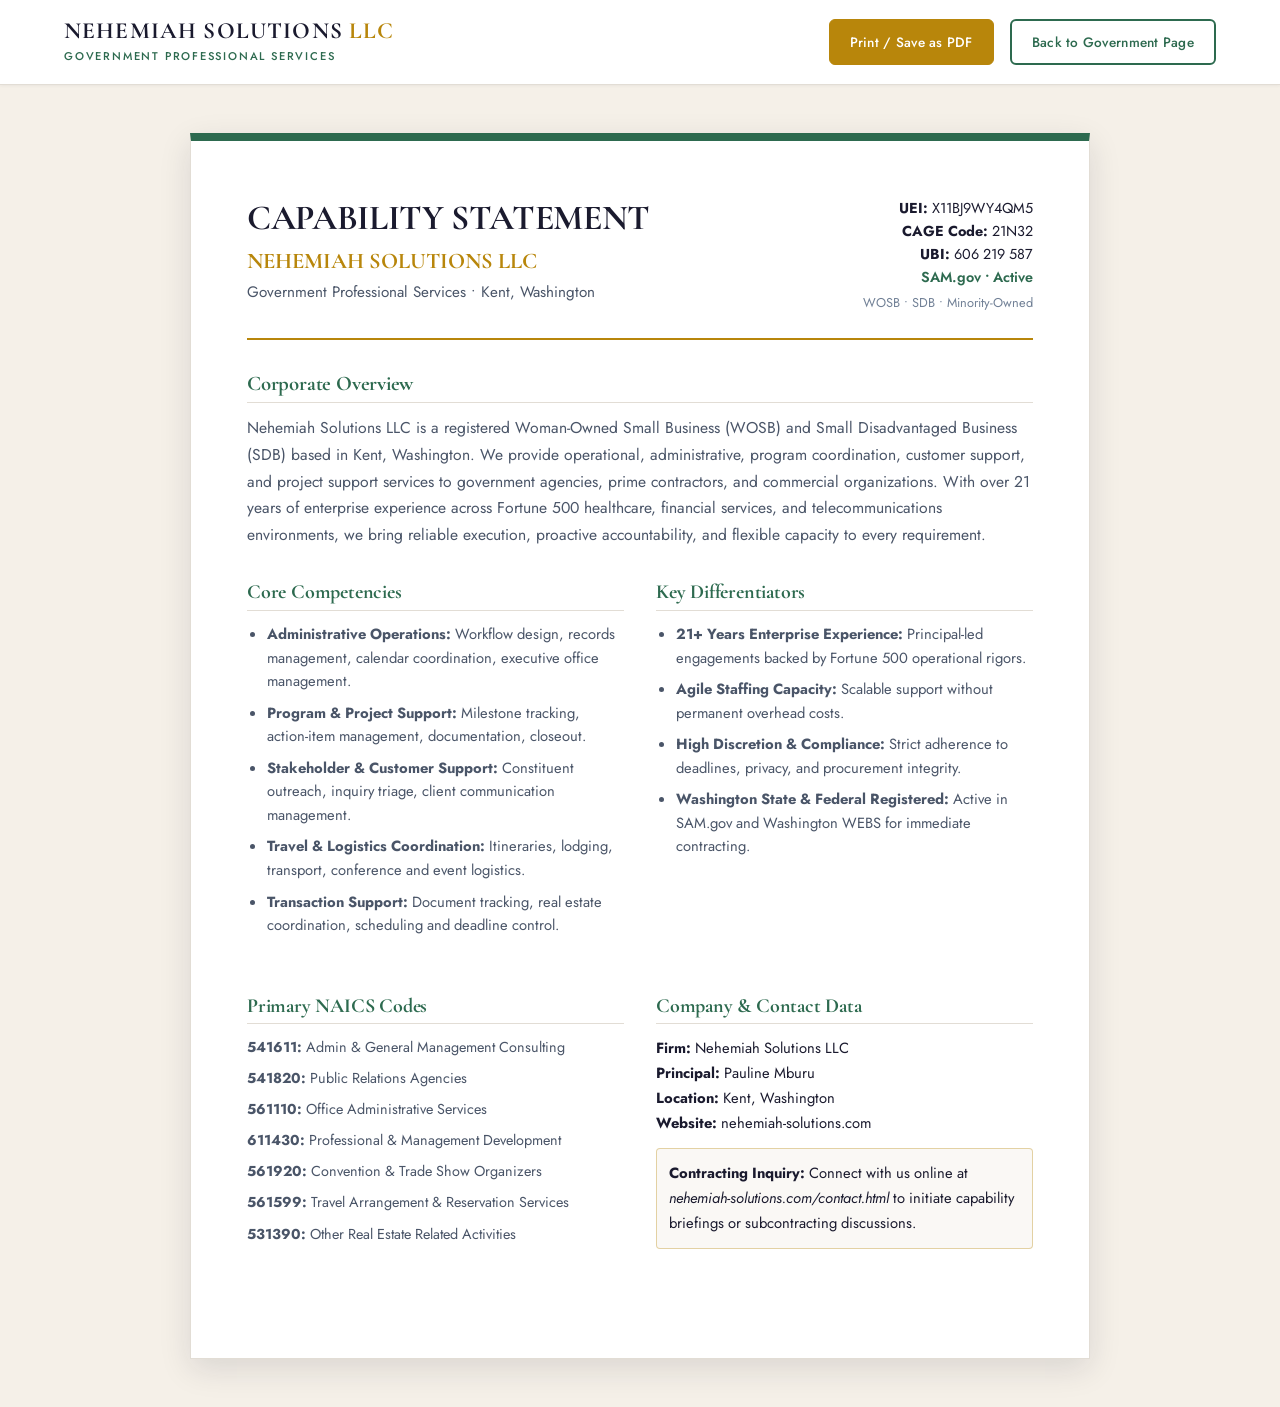
<file: capability-statement.html>
<!DOCTYPE html>
<html lang="en">
<head>
  <meta charset="UTF-8">
  <meta name="viewport" content="width=device-width, initial-scale=1.0">
  <title>Capability Statement | Nehemiah Solutions LLC</title>
  <link rel="stylesheet" href="css/style.css">
  <style>
    @media print {
      body { background: #fff !important; }
      .site-header, .site-footer, .print-btn-bar { display: none !important; }
      .capability-sheet { box-shadow: none !important; border: none !important; margin: 0 !important; width: 100% !important; padding: 0 !important; }
    }
    .capability-sheet {
      background: #FFFFFF;
      max-width: 900px;
      margin: 3rem auto;
      padding: 3.5rem;
      border: 1px solid var(--border-color);
      box-shadow: var(--shadow-lg);
      border-top: 8px solid var(--primary);
      position: relative;
    }
    .cap-header {
      display: flex;
      justify-content: space-between;
      align-items: flex-start;
      border-bottom: 2px solid var(--accent);
      padding-bottom: 1.5rem;
      margin-bottom: 2rem;
    }
    .cap-grid-2 {
      display: grid;
      grid-template-columns: 1fr 1fr;
      gap: 2rem;
      margin-bottom: 2rem;
    }
    .cap-block h3 {
      font-size: 1.25rem;
      color: var(--primary);
      border-bottom: 1px solid var(--border-color);
      padding-bottom: 0.35rem;
      margin-bottom: 0.75rem;
    }
  </style>
</head>
<body style="background-color: var(--bg-cream);">

  <!-- Site Header -->
  <header class="site-header">
    <div class="container">
      <div class="header-inner">
        <a href="index.html" class="logo">
          <span class="logo-text">Nehemiah Solutions <span>LLC</span></span>
          <span class="logo-sub">Government Professional Services</span>
        </a>
        <div class="print-btn-bar" style="display: flex; gap: 1rem;">
          <button onclick="window.print()" class="btn btn-gold" style="padding: 0.6rem 1.25rem; font-size: 0.85rem;">
            Print / Save as PDF
          </button>
          <a href="government.html" class="btn btn-secondary" style="padding: 0.6rem 1.25rem; font-size: 0.85rem;">
            Back to Government Page
          </a>
        </div>
      </div>
    </div>
  </header>

  <div class="capability-sheet">
    <div class="cap-header">
      <div>
        <h1 style="font-size: 2.2rem; margin-bottom: 0.25rem; color: var(--navy);">CAPABILITY STATEMENT</h1>
        <div style="font-family: var(--font-heading); font-size: 1.4rem; color: var(--accent); font-weight: 700;">
          NEHEMIAH SOLUTIONS LLC
        </div>
        <p style="font-size: 0.95rem; color: var(--text-secondary); margin-bottom: 0;">
          Government Professional Services &bull; Kent, Washington
        </p>
      </div>
      <div style="text-align: right; font-size: 0.9rem; line-height: 1.6;">
        <div><strong>UEI:</strong> X11BJ9WY4QM5</div>
        <div><strong>CAGE Code:</strong> 21N32</div>
        <div><strong>UBI:</strong> 606 219 587</div>
        <div style="color: var(--primary); font-weight: 600;">SAM.gov &bull; Active</div>
        <div style="font-size: 0.8rem; color: var(--text-muted); margin-top: 4px;">WOSB &bull; SDB &bull; Minority-Owned</div>
      </div>
    </div>

    <!-- Corporate Overview -->
    <div style="margin-bottom: 2rem;">
      <h3 style="font-size: 1.3rem; color: var(--primary); border-bottom: 1px solid var(--border-color); padding-bottom: 0.35rem; margin-bottom: 0.75rem;">
        Corporate Overview
      </h3>
      <p style="font-size: 0.98rem; line-height: 1.7;">
        Nehemiah Solutions LLC is a registered Woman-Owned Small Business (WOSB) and Small Disadvantaged Business (SDB) based in Kent, Washington. We provide operational, administrative, program coordination, customer support, and project support services to government agencies, prime contractors, and commercial organizations. With over 21 years of enterprise experience across Fortune 500 healthcare, financial services, and telecommunications environments, we bring reliable execution, proactive accountability, and flexible capacity to every requirement.
      </p>
    </div>

    <!-- Core Competencies & Differentiators -->
    <div class="cap-grid-2">
      <div class="cap-block">
        <h3>Core Competencies</h3>
        <ul style="font-size: 0.92rem; padding-left: 1.25rem; line-height: 1.6;">
          <li><strong>Administrative Operations:</strong> Workflow design, records management, calendar coordination, executive office management.</li>
          <li><strong>Program &amp; Project Support:</strong> Milestone tracking, action-item management, documentation, closeout.</li>
          <li><strong>Stakeholder &amp; Customer Support:</strong> Constituent outreach, inquiry triage, client communication management.</li>
          <li><strong>Travel &amp; Logistics Coordination:</strong> Itineraries, lodging, transport, conference and event logistics.</li>
          <li><strong>Transaction Support:</strong> Document tracking, real estate coordination, scheduling and deadline control.</li>
        </ul>
      </div>

      <div class="cap-block">
        <h3>Key Differentiators</h3>
        <ul style="font-size: 0.92rem; padding-left: 1.25rem; line-height: 1.6;">
          <li><strong>21+ Years Enterprise Experience:</strong> Principal-led engagements backed by Fortune 500 operational rigors.</li>
          <li><strong>Agile Staffing Capacity:</strong> Scalable support without permanent overhead costs.</li>
          <li><strong>High Discretion &amp; Compliance:</strong> Strict adherence to deadlines, privacy, and procurement integrity.</li>
          <li><strong>Washington State &amp; Federal Registered:</strong> Active in SAM.gov and Washington WEBS for immediate contracting.</li>
        </ul>
      </div>
    </div>

    <!-- NAICS Codes & Contact Box -->
    <div class="cap-grid-2">
      <div class="cap-block">
        <h3>Primary NAICS Codes</h3>
        <ul style="list-style: none; padding: 0; font-size: 0.9rem; line-height: 1.6;">
          <li><strong>541611:</strong> Admin &amp; General Management Consulting</li>
          <li><strong>541820:</strong> Public Relations Agencies</li>
          <li><strong>561110:</strong> Office Administrative Services</li>
          <li><strong>611430:</strong> Professional &amp; Management Development</li>
          <li><strong>561920:</strong> Convention &amp; Trade Show Organizers</li>
          <li><strong>561599:</strong> Travel Arrangement &amp; Reservation Services</li>
          <li><strong>531390:</strong> Other Real Estate Related Activities</li>
        </ul>
      </div>

      <div class="cap-block">
        <h3>Company &amp; Contact Data</h3>
        <div style="font-size: 0.92rem; line-height: 1.7;">
          <div><strong>Firm:</strong> Nehemiah Solutions LLC</div>
          <div><strong>Principal:</strong> Pauline Mburu</div>
          <div><strong>Location:</strong> Kent, Washington</div>
          <div><strong>Website:</strong> nehemiah-solutions.com</div>
          <div style="margin-top: 0.75rem; padding: 0.75rem; background: var(--bg-cream-light); border-radius: var(--radius-sm); border: 1px solid var(--border-gold);">
            <strong>Contracting Inquiry:</strong> Connect with us online at <em>nehemiah-solutions.com/contact.html</em> to initiate capability briefings or subcontracting discussions.
          </div>
        </div>
      </div>
    </div>
  </div>

  <script src="js/main.js"></script>
</body>
</html>
</file>
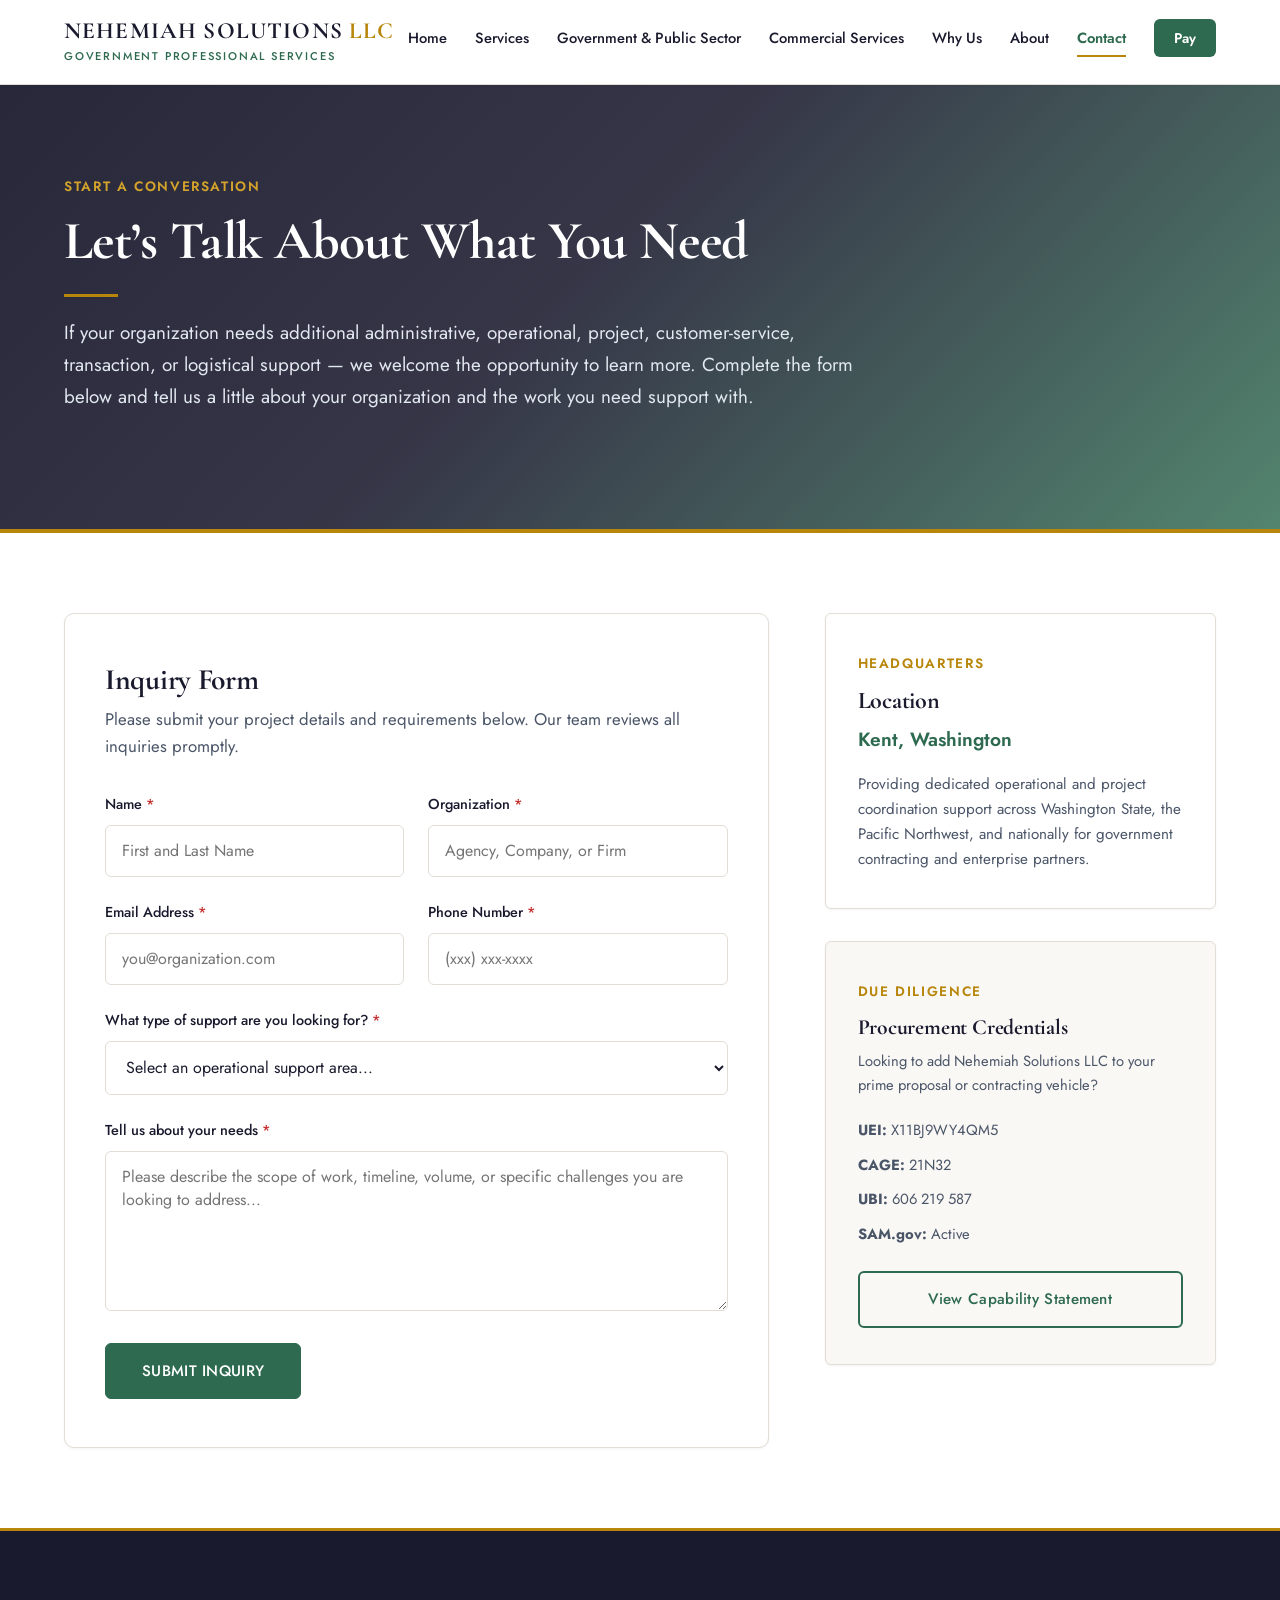
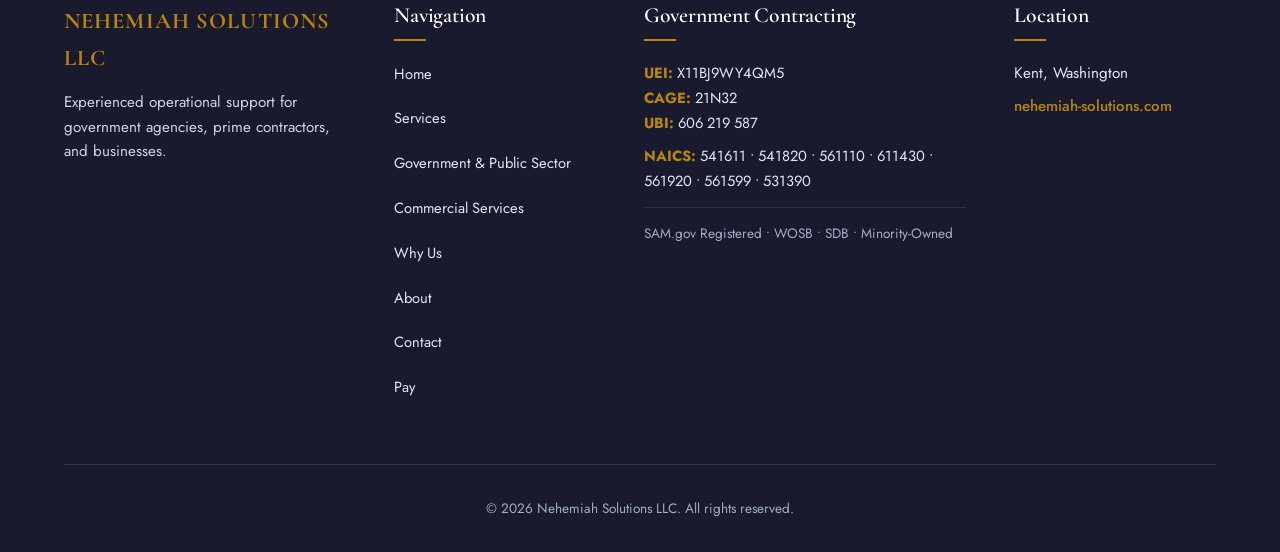
<file: contact.html>
<!DOCTYPE html>
<html lang="en">
<head>
  <meta charset="UTF-8">
  <meta name="viewport" content="width=device-width, initial-scale=1.0">
  <title>Contact Us | Nehemiah Solutions LLC</title>
  <meta name="description" content="Connect with Nehemiah Solutions LLC. Professional operational, administrative, and project coordination support for government and commercial organizations.">
  <link rel="stylesheet" href="css/style.css">
</head>
<body>

  <!-- Site Header -->
  <header class="site-header">
    <div class="container">
      <div class="header-inner">
        <a href="index.html" class="logo">
          <span class="logo-text">Nehemiah Solutions <span>LLC</span></span>
          <span class="logo-sub">Government Professional Services</span>
        </a>

        <nav class="nav-desktop" aria-label="Main Navigation">
          <ul class="nav-menu">
            <li><a href="index.html" class="nav-link">Home</a></li>
            <li><a href="services.html" class="nav-link">Services</a></li>
            <li><a href="government.html" class="nav-link">Government &amp; Public Sector</a></li>
            <li><a href="commercial.html" class="nav-link">Commercial Services</a></li>
            <li><a href="why-us.html" class="nav-link">Why Us</a></li>
            <li><a href="about.html" class="nav-link">About</a></li>
            <li><a href="contact.html" class="nav-link active">Contact</a></li>
            <li><a href="pay.html" class="nav-link nav-btn-pay">Pay</a></li>
          </ul>
        </nav>

        <button class="mobile-toggle" id="mobileToggle" aria-label="Toggle navigation menu" aria-expanded="false">
          <svg viewBox="0 0 24 24"><path d="M3 18h18v-2H3v2zm0-5h18v-2H3v2zm0-7v2h18V6H3z"/></svg>
        </button>
      </div>
    </div>
  </header>

  <!-- Mobile Drawer Navigation -->
  <div class="mobile-nav" id="mobileNav">
    <ul class="mobile-nav-list">
      <li><a href="index.html" class="mobile-nav-link">Home</a></li>
      <li><a href="services.html" class="mobile-nav-link">Services</a></li>
      <li><a href="government.html" class="mobile-nav-link">Government &amp; Public Sector</a></li>
      <li><a href="commercial.html" class="mobile-nav-link">Commercial Services</a></li>
      <li><a href="why-us.html" class="mobile-nav-link">Why Us</a></li>
      <li><a href="about.html" class="mobile-nav-link">About</a></li>
      <li><a href="contact.html" class="mobile-nav-link active">Contact</a></li>
      <li><a href="pay.html" class="mobile-nav-link">Pay</a></li>
    </ul>
  </div>

  <main>
    <!-- FULL-WIDTH HD PAGE BANNER -->
    <section class="page-banner banner-contact">
      <div class="container">
        <div style="max-width: 820px;">
          <span class="eyebrow">Start a Conversation</span>
          <h1>Let&rsquo;s Talk About What You Need</h1>
          <div class="divider-gold"></div>
          <p class="lead">If your organization needs additional administrative, operational, project, customer-service, transaction, or logistical support &mdash; we welcome the opportunity to learn more. Complete the form below and tell us a little about your organization and the work you need support with.</p>
        </div>
      </div>
    </section>

    <!-- SECTION: CONTACT INQUIRY FORM -->
    <section class="section">
      <div class="container">
        <div style="display: grid; grid-template-columns: 1.8fr 1fr; gap: 3.5rem; align-items: start;">
          
          <!-- Contact Form Card -->
          <div class="form-card">
            <h2 style="font-size: 1.85rem; margin-bottom: 0.5rem;">Inquiry Form</h2>
            <p style="margin-bottom: 2rem;">Please submit your project details and requirements below. Our team reviews all inquiries promptly.</p>

            <form id="contactForm" class="form-grid">
              <div class="form-group">
                <label class="form-label" for="contactName">Name <span class="required">*</span></label>
                <input type="text" id="contactName" class="form-control" required placeholder="First and Last Name">
              </div>

              <div class="form-group">
                <label class="form-label" for="contactOrg">Organization <span class="required">*</span></label>
                <input type="text" id="contactOrg" class="form-control" required placeholder="Agency, Company, or Firm">
              </div>

              <div class="form-group">
                <label class="form-label" for="contactEmail">Email Address <span class="required">*</span></label>
                <input type="email" id="contactEmail" class="form-control" required placeholder="you@organization.com">
              </div>

              <div class="form-group">
                <label class="form-label" for="contactPhone">Phone Number <span class="required">*</span></label>
                <input type="tel" id="contactPhone" class="form-control" required placeholder="(xxx) xxx-xxxx">
              </div>

              <div class="form-group form-grid-full">
                <label class="form-label" for="supportType">What type of support are you looking for? <span class="required">*</span></label>
                <select id="supportType" class="form-control" required>
                  <option value="" disabled selected>Select an operational support area...</option>
                  <option value="Administrative & Operational Support">Administrative &amp; Operational Support</option>
                  <option value="Project & Program Support">Project &amp; Program Support</option>
                  <option value="Customer & Stakeholder Support">Customer &amp; Stakeholder Support</option>
                  <option value="Travel, Hospitality & Logistics">Travel, Hospitality &amp; Logistics</option>
                  <option value="Real Estate & Transaction Support">Real Estate &amp; Transaction Support</option>
                  <option value="Government / Prime Contracting">Government / Prime Contracting</option>
                  <option value="International Business Support">International Business Support</option>
                  <option value="Other">Other</option>
                </select>
              </div>

              <div class="form-group form-grid-full">
                <label class="form-label" for="contactNeeds">Tell us about your needs <span class="required">*</span></label>
                <textarea id="contactNeeds" class="form-control" required placeholder="Please describe the scope of work, timeline, volume, or specific challenges you are looking to address..." style="min-height: 160px;"></textarea>
              </div>

              <div class="form-grid-full" style="margin-top: 0.5rem;">
                <button type="submit" class="btn" style="padding: 1rem 2.25rem;">SUBMIT INQUIRY</button>
              </div>
            </form>

            <div id="contactFeedback" class="form-feedback"></div>
          </div>

          <!-- Location & Profile Aside -->
          <div>
            <div class="feature-card" style="margin-bottom: 2rem;">
              <span class="eyebrow">Headquarters</span>
              <h3 style="font-size: 1.5rem; margin-bottom: 0.5rem;">Location</h3>
              <p class="lead" style="color: var(--primary); font-weight: 600; margin-bottom: 1rem;">
                Kent, Washington
              </p>
              <p style="font-size: 0.95rem; margin-bottom: 0;">
                Providing dedicated operational and project coordination support across Washington State, the Pacific Northwest, and nationally for government contracting and enterprise partners.
              </p>
            </div>

            <div class="feature-card" style="background-color: var(--bg-cream-light);">
              <span class="eyebrow">Due Diligence</span>
              <h3 style="font-size: 1.35rem; margin-bottom: 0.5rem;">Procurement Credentials</h3>
              <p style="font-size: 0.92rem; margin-bottom: 1.25rem;">
                Looking to add Nehemiah Solutions LLC to your prime proposal or contracting vehicle?
              </p>
              <ul style="list-style: none; padding: 0; margin-bottom: 1.5rem; font-size: 0.92rem; line-height: 1.8;">
                <li><strong>UEI:</strong> X11BJ9WY4QM5</li>
                <li><strong>CAGE:</strong> 21N32</li>
                <li><strong>UBI:</strong> 606 219 587</li>
                <li><strong>SAM.gov:</strong> Active</li>
              </ul>
              <a href="capability-statement.html" target="_blank" class="btn btn-secondary" style="width: 100%;">View Capability Statement</a>
            </div>
          </div>

        </div>
      </div>
    </section>
  </main>

  <!-- PAGE F — FOOTER (APPLIES TO ALL PAGES) -->
  <footer class="site-footer">
    <div class="container">
      <div class="footer-grid">
        <div class="footer-col">
          <span class="footer-company-name">NEHEMIAH SOLUTIONS LLC</span>
          <p class="footer-desc">Experienced operational support for government agencies, prime contractors, and businesses.</p>
        </div>

        <div class="footer-col">
          <h4>Navigation</h4>
          <ul class="footer-links">
            <li><a href="index.html">Home</a></li>
            <li><a href="services.html">Services</a></li>
            <li><a href="government.html">Government &amp; Public Sector</a></li>
            <li><a href="commercial.html">Commercial Services</a></li>
            <li><a href="why-us.html">Why Us</a></li>
            <li><a href="about.html">About</a></li>
            <li><a href="contact.html">Contact</a></li>
            <li><a href="pay.html">Pay</a></li>
          </ul>
        </div>

        <div class="footer-col">
          <h4>Government Contracting</h4>
          <div class="footer-gov-info">
            <div><strong>UEI:</strong> X11BJ9WY4QM5</div>
            <div><strong>CAGE:</strong> 21N32</div>
            <div><strong>UBI:</strong> 606 219 587</div>
            <div style="margin-top: 0.5rem;"><strong>NAICS:</strong> 541611 &bull; 541820 &bull; 561110 &bull; 611430 &bull; 561920 &bull; 561599 &bull; 531390</div>
            <div class="footer-gov-badge-line">
              SAM.gov Registered &bull; WOSB &bull; SDB &bull; Minority-Owned
            </div>
          </div>
        </div>

        <div class="footer-col">
          <h4>Location</h4>
          <div class="footer-location-info">
            <div>Kent, Washington</div>
            <span class="footer-domain">nehemiah-solutions.com</span>
          </div>
        </div>
      </div>

      <div class="footer-bottom">
        <p class="copyright-text">&copy; 2026 Nehemiah Solutions LLC. All rights reserved.</p>
      </div>
    </div>
  </footer>

  <script src="js/main.js"></script>
</body>
</html>
</file>
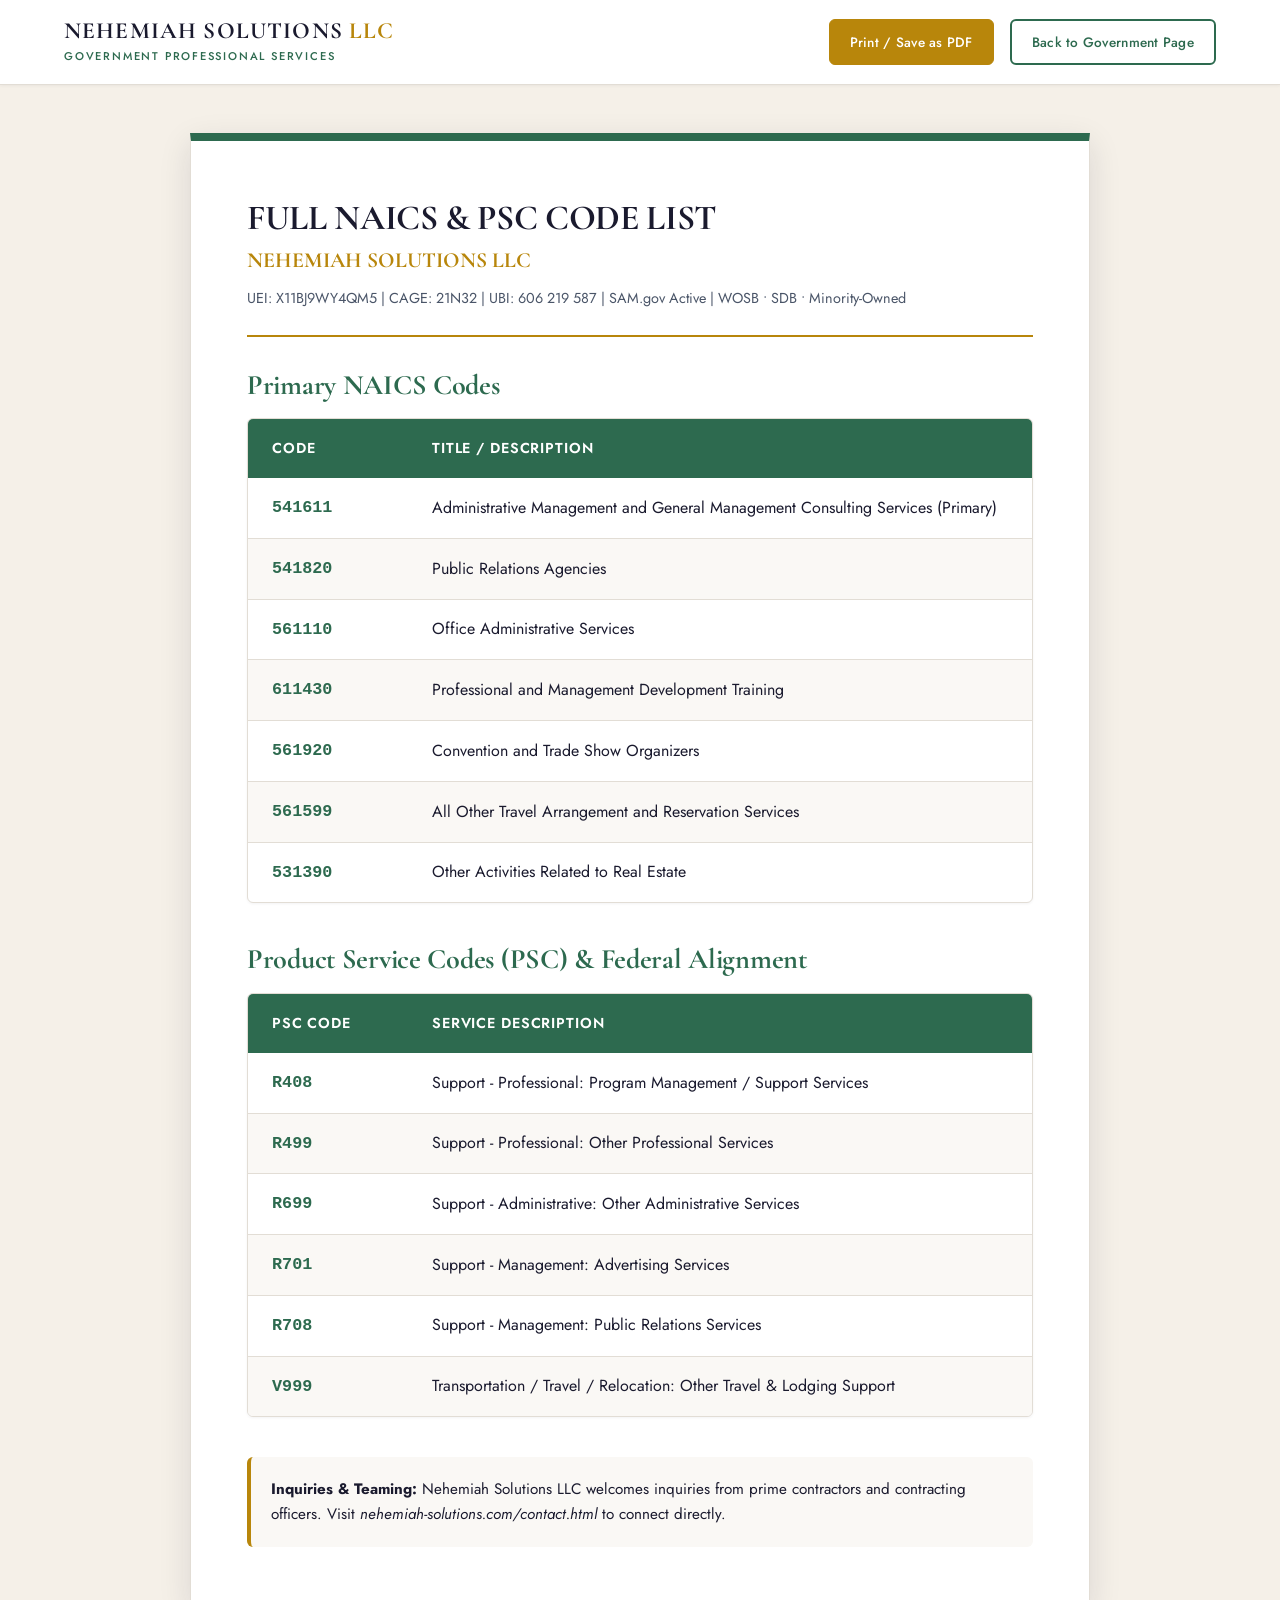
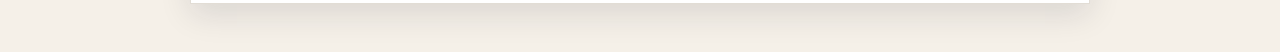
<file: naics-codes.html>
<!DOCTYPE html>
<html lang="en">
<head>
  <meta charset="UTF-8">
  <meta name="viewport" content="width=device-width, initial-scale=1.0">
  <title>NAICS &amp; PSC Codes Reference | Nehemiah Solutions LLC</title>
  <link rel="stylesheet" href="css/style.css">
  <style>
    @media print {
      body { background: #fff !important; }
      .site-header, .site-footer, .print-btn-bar { display: none !important; }
      .capability-sheet { box-shadow: none !important; border: none !important; margin: 0 !important; width: 100% !important; padding: 0 !important; }
    }
    .capability-sheet {
      background: #FFFFFF;
      max-width: 900px;
      margin: 3rem auto;
      padding: 3.5rem;
      border: 1px solid var(--border-color);
      box-shadow: var(--shadow-lg);
      border-top: 8px solid var(--primary);
    }
  </style>
</head>
<body style="background-color: var(--bg-cream);">

  <!-- Site Header -->
  <header class="site-header">
    <div class="container">
      <div class="header-inner">
        <a href="index.html" class="logo">
          <span class="logo-text">Nehemiah Solutions <span>LLC</span></span>
          <span class="logo-sub">Government Professional Services</span>
        </a>
        <div class="print-btn-bar" style="display: flex; gap: 1rem;">
          <button onclick="window.print()" class="btn btn-gold" style="padding: 0.6rem 1.25rem; font-size: 0.85rem;">
            Print / Save as PDF
          </button>
          <a href="government.html" class="btn btn-secondary" style="padding: 0.6rem 1.25rem; font-size: 0.85rem;">
            Back to Government Page
          </a>
        </div>
      </div>
    </div>
  </header>

  <div class="capability-sheet">
    <div style="border-bottom: 2px solid var(--accent); padding-bottom: 1.5rem; margin-bottom: 2rem;">
      <h1 style="font-size: 2.2rem; margin-bottom: 0.25rem; color: var(--navy);">FULL NAICS &amp; PSC CODE LIST</h1>
      <div style="font-family: var(--font-heading); font-size: 1.35rem; color: var(--accent); font-weight: 700;">
        NEHEMIAH SOLUTIONS LLC
      </div>
      <div style="font-size: 0.9rem; color: var(--text-secondary); margin-top: 0.5rem;">
        UEI: X11BJ9WY4QM5 | CAGE: 21N32 | UBI: 606 219 587 | SAM.gov Active | WOSB &bull; SDB &bull; Minority-Owned
      </div>
    </div>

    <!-- Primary NAICS Codes Table -->
    <h3 style="margin-bottom: 1rem; color: var(--primary);">Primary NAICS Codes</h3>
    <div class="procurement-table-card" style="margin-bottom: 2.5rem;">
      <table class="custom-table">
        <thead>
          <tr>
            <th style="width: 140px;">Code</th>
            <th>Title / Description</th>
          </tr>
        </thead>
        <tbody>
          <tr>
            <td class="code-col">541611</td>
            <td>Administrative Management and General Management Consulting Services (Primary)</td>
          </tr>
          <tr>
            <td class="code-col">541820</td>
            <td>Public Relations Agencies</td>
          </tr>
          <tr>
            <td class="code-col">561110</td>
            <td>Office Administrative Services</td>
          </tr>
          <tr>
            <td class="code-col">611430</td>
            <td>Professional and Management Development Training</td>
          </tr>
          <tr>
            <td class="code-col">561920</td>
            <td>Convention and Trade Show Organizers</td>
          </tr>
          <tr>
            <td class="code-col">561599</td>
            <td>All Other Travel Arrangement and Reservation Services</td>
          </tr>
          <tr>
            <td class="code-col">531390</td>
            <td>Other Activities Related to Real Estate</td>
          </tr>
        </tbody>
      </table>
    </div>

    <!-- Secondary & Related PSC Codes -->
    <h3 style="margin-bottom: 1rem; color: var(--primary);">Product Service Codes (PSC) &amp; Federal Alignment</h3>
    <div class="procurement-table-card">
      <table class="custom-table">
        <thead>
          <tr>
            <th style="width: 140px;">PSC Code</th>
            <th>Service Description</th>
          </tr>
        </thead>
        <tbody>
          <tr>
            <td class="code-col">R408</td>
            <td>Support - Professional: Program Management / Support Services</td>
          </tr>
          <tr>
            <td class="code-col">R499</td>
            <td>Support - Professional: Other Professional Services</td>
          </tr>
          <tr>
            <td class="code-col">R699</td>
            <td>Support - Administrative: Other Administrative Services</td>
          </tr>
          <tr>
            <td class="code-col">R701</td>
            <td>Support - Management: Advertising Services</td>
          </tr>
          <tr>
            <td class="code-col">R708</td>
            <td>Support - Management: Public Relations Services</td>
          </tr>
          <tr>
            <td class="code-col">V999</td>
            <td>Transportation / Travel / Relocation: Other Travel &amp; Lodging Support</td>
          </tr>
        </tbody>
      </table>
    </div>

    <div style="margin-top: 2rem; padding: 1.25rem; background: var(--bg-cream-light); border-radius: var(--radius-md); border-left: 4px solid var(--accent); font-size: 0.95rem;">
      <strong>Inquiries &amp; Teaming:</strong> Nehemiah Solutions LLC welcomes inquiries from prime contractors and contracting officers. Visit <em>nehemiah-solutions.com/contact.html</em> to connect directly.
    </div>
  </div>

  <script src="js/main.js"></script>
</body>
</html>
</file>
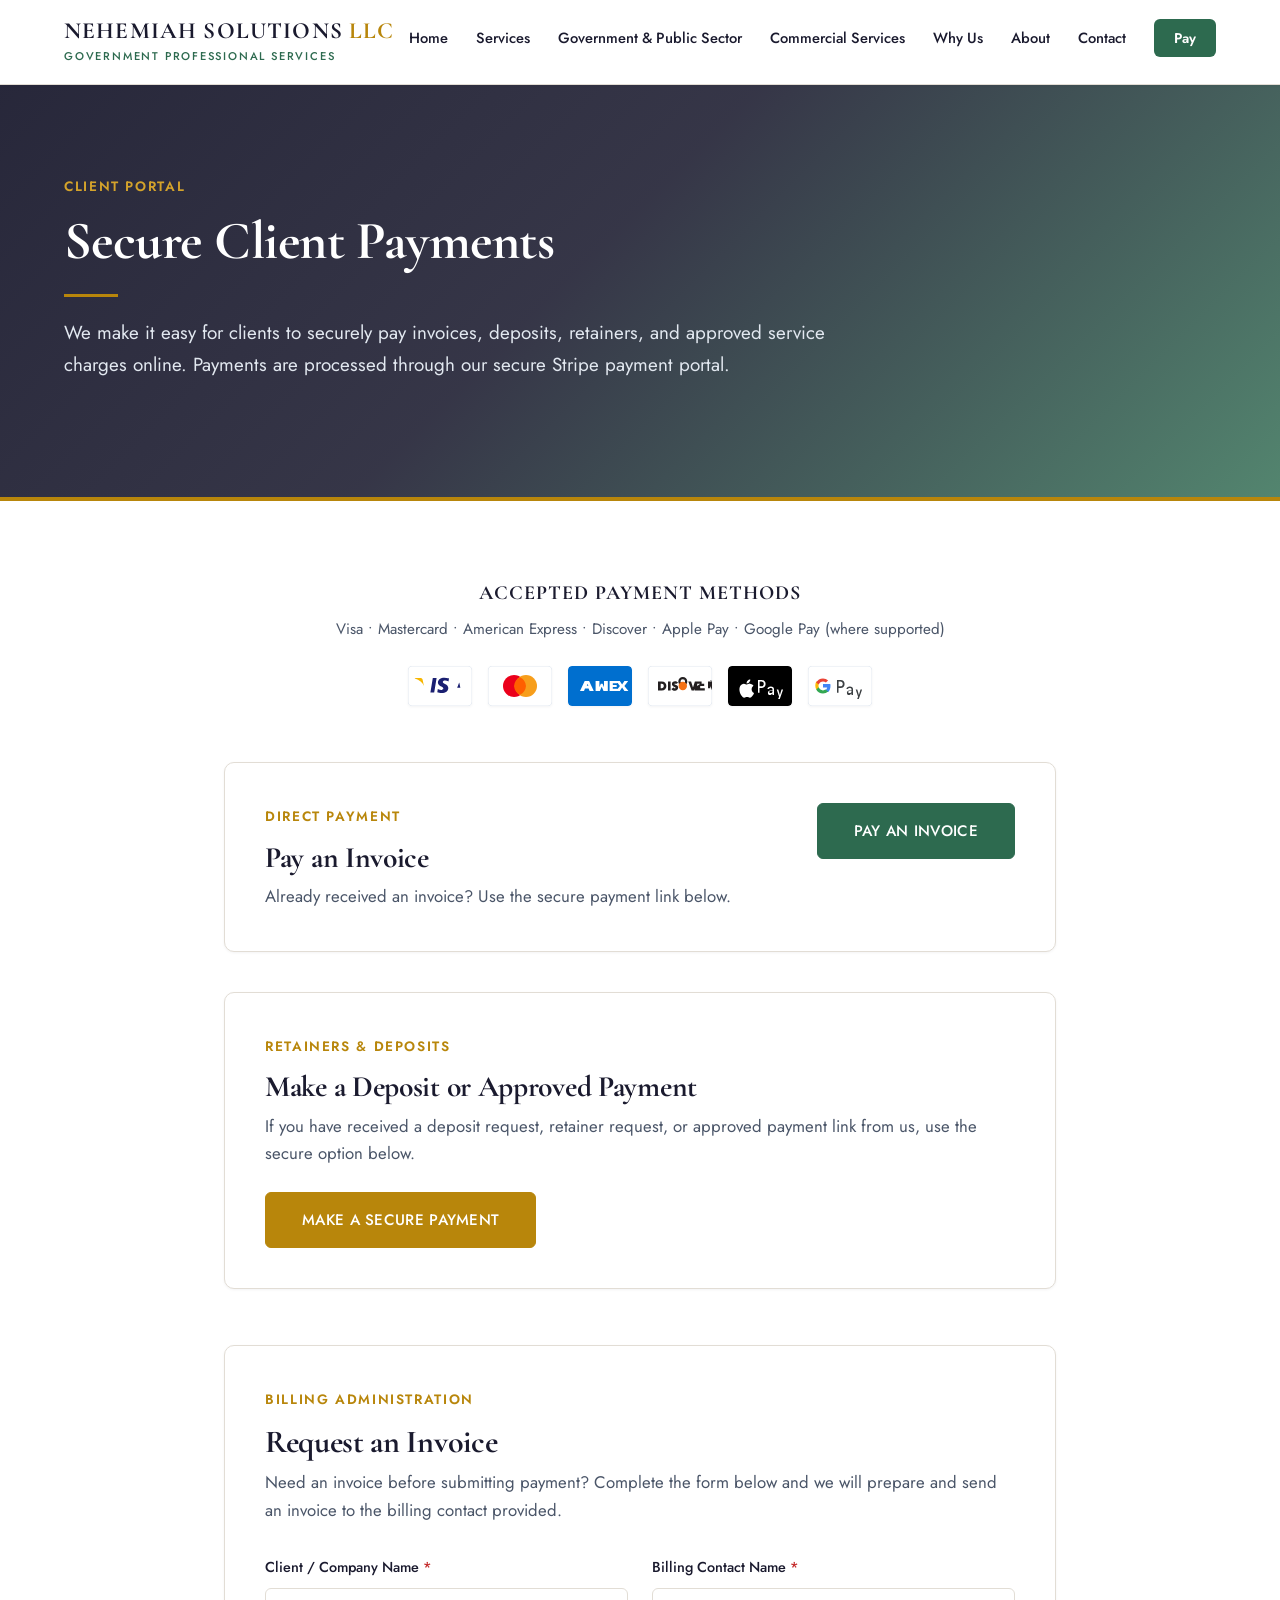
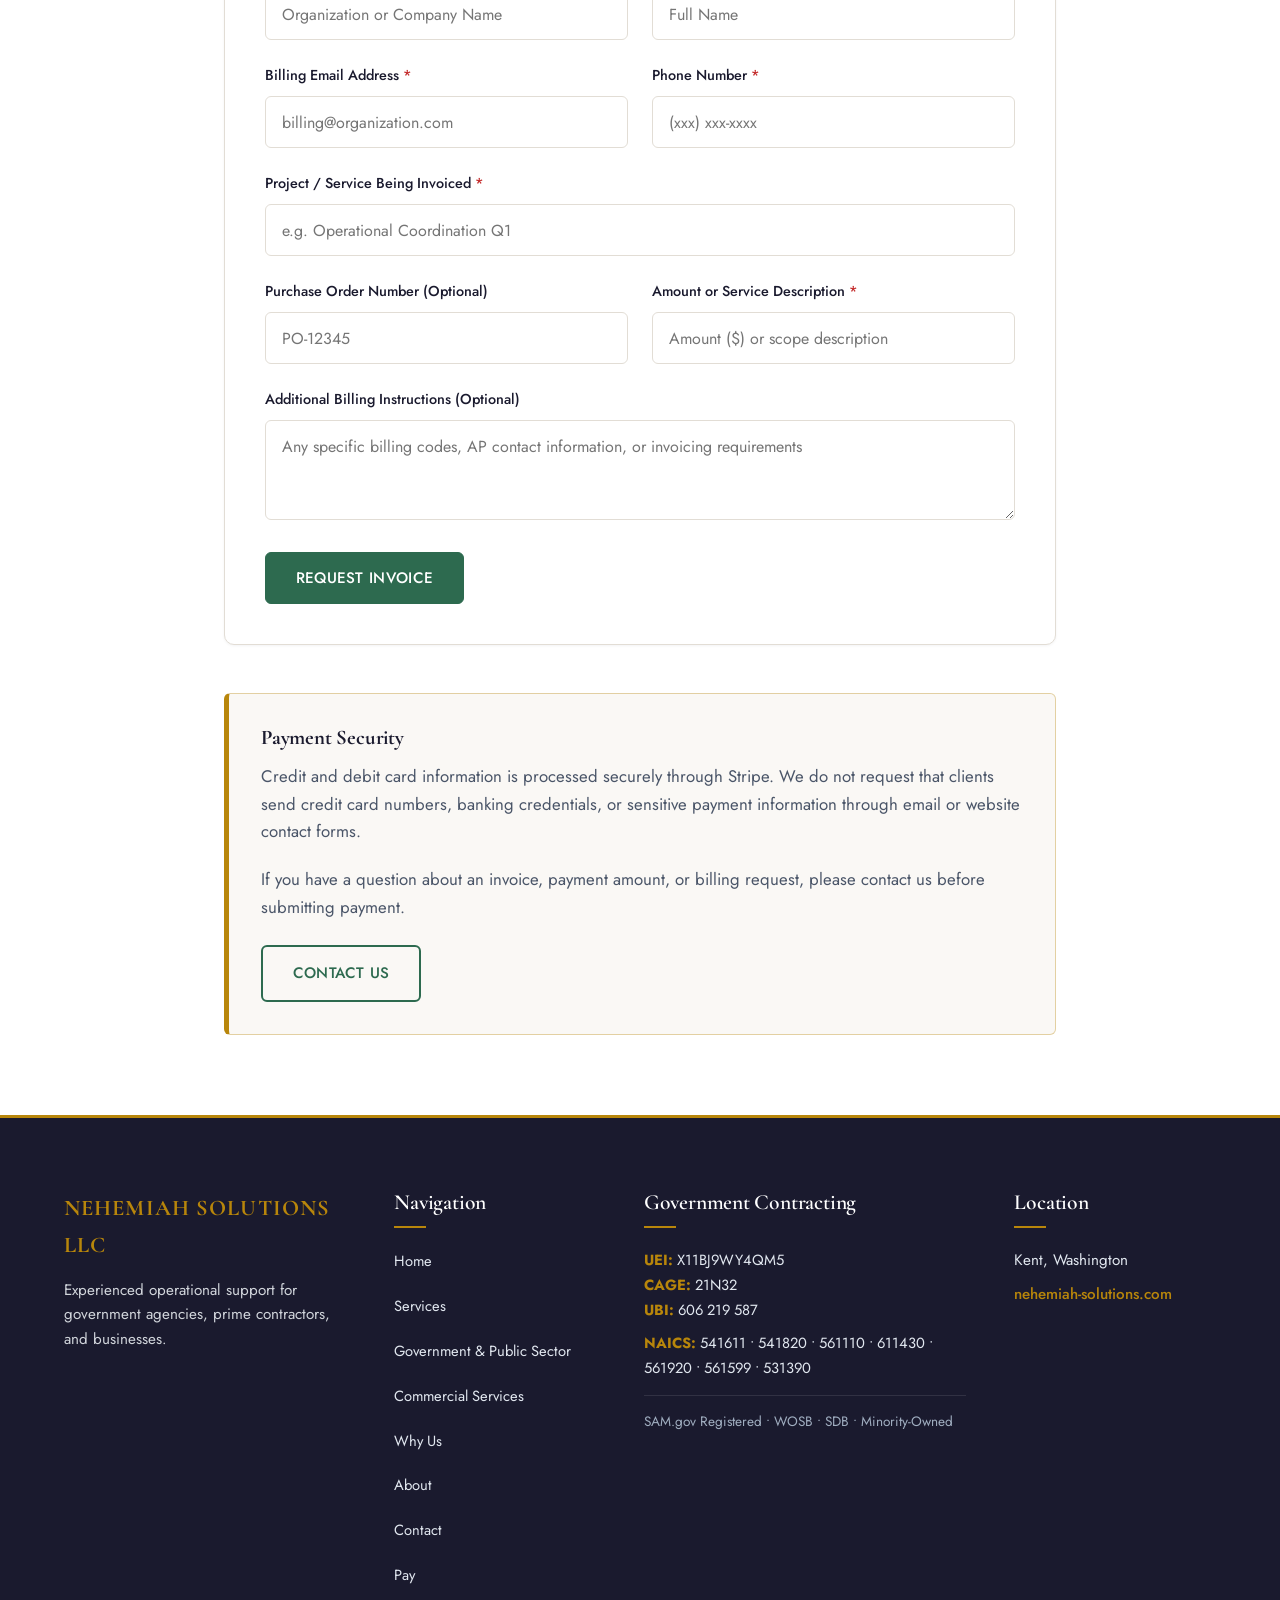
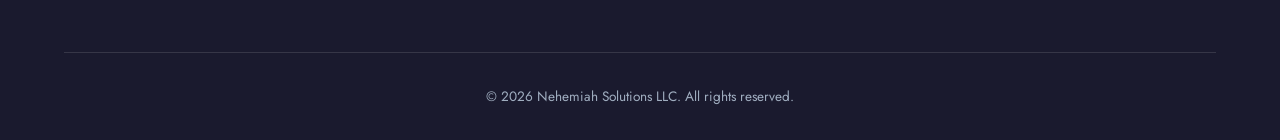
<file: pay.html>
<!DOCTYPE html>
<html lang="en">
<head>
  <meta charset="UTF-8">
  <meta name="viewport" content="width=device-width, initial-scale=1.0">
  <title>Secure Client Payments | Nehemiah Solutions LLC</title>
  <meta name="description" content="Secure online client payments for invoices, retainers, and deposits via Stripe. Request an invoice or make a payment online.">
  <link rel="stylesheet" href="css/style.css">
</head>
<body>

  <!-- Site Header -->
  <header class="site-header">
    <div class="container">
      <div class="header-inner">
        <a href="index.html" class="logo">
          <span class="logo-text">Nehemiah Solutions <span>LLC</span></span>
          <span class="logo-sub">Government Professional Services</span>
        </a>

        <nav class="nav-desktop" aria-label="Main Navigation">
          <ul class="nav-menu">
            <li><a href="index.html" class="nav-link">Home</a></li>
            <li><a href="services.html" class="nav-link">Services</a></li>
            <li><a href="government.html" class="nav-link">Government &amp; Public Sector</a></li>
            <li><a href="commercial.html" class="nav-link">Commercial Services</a></li>
            <li><a href="why-us.html" class="nav-link">Why Us</a></li>
            <li><a href="about.html" class="nav-link">About</a></li>
            <li><a href="contact.html" class="nav-link">Contact</a></li>
            <li><a href="pay.html" class="nav-link nav-btn-pay active">Pay</a></li>
          </ul>
        </nav>

        <button class="mobile-toggle" id="mobileToggle" aria-label="Toggle navigation menu" aria-expanded="false">
          <svg viewBox="0 0 24 24"><path d="M3 18h18v-2H3v2zm0-5h18v-2H3v2zm0-7v2h18V6H3z"/></svg>
        </button>
      </div>
    </div>
  </header>

  <!-- Mobile Drawer Navigation -->
  <div class="mobile-nav" id="mobileNav">
    <ul class="mobile-nav-list">
      <li><a href="index.html" class="mobile-nav-link">Home</a></li>
      <li><a href="services.html" class="mobile-nav-link">Services</a></li>
      <li><a href="government.html" class="mobile-nav-link">Government &amp; Public Sector</a></li>
      <li><a href="commercial.html" class="mobile-nav-link">Commercial Services</a></li>
      <li><a href="why-us.html" class="mobile-nav-link">Why Us</a></li>
      <li><a href="about.html" class="mobile-nav-link">About</a></li>
      <li><a href="contact.html" class="mobile-nav-link">Contact</a></li>
      <li><a href="pay.html" class="mobile-nav-link active">Pay</a></li>
    </ul>
  </div>

  <main>
    <!-- FULL-WIDTH HD PAGE BANNER -->
    <section class="page-banner banner-pay">
      <div class="container">
        <div style="max-width: 820px;">
          <span class="eyebrow">Client Portal</span>
          <h1>Secure Client Payments</h1>
          <div class="divider-gold"></div>
          <p class="lead">We make it easy for clients to securely pay invoices, deposits, retainers, and approved service charges online. Payments are processed through our secure Stripe payment portal.</p>
        </div>
      </div>
    </section>

    <!-- MAIN PAYMENTS SECTION -->
    <section class="section">
      <div class="container" style="max-width: 880px;">

        <!-- ACCEPTED PAYMENT METHODS -->
        <div style="margin-bottom: 3.5rem; text-align: center;">
          <h3 style="font-size: 1.25rem; margin-bottom: 0.75rem; text-transform: uppercase; letter-spacing: 0.05em; color: var(--navy);">
            Accepted Payment Methods
          </h3>
          <p style="font-size: 0.95rem; margin-bottom: 1.25rem; color: var(--text-secondary);">
            Visa &bull; Mastercard &bull; American Express &bull; Discover &bull; Apple Pay &bull; Google Pay (where supported)
          </p>
          <div class="payment-icons-strip" style="justify-content: center;">
            <img src="assets/icons/visa.svg" alt="Visa" class="payment-icon-item">
            <img src="assets/icons/mastercard.svg" alt="Mastercard" class="payment-icon-item">
            <img src="assets/icons/amex.svg" alt="American Express" class="payment-icon-item">
            <img src="assets/icons/discover.svg" alt="Discover" class="payment-icon-item">
            <img src="assets/icons/apple-pay.svg" alt="Apple Pay" class="payment-icon-item">
            <img src="assets/icons/google-pay.svg" alt="Google Pay" class="payment-icon-item">
          </div>
        </div>

        <!-- 1. PAY AN INVOICE -->
        <div class="payment-section-box">
          <div style="display: flex; align-items: flex-start; justify-content: space-between; gap: 1.5rem; flex-wrap: wrap;">
            <div>
              <span class="eyebrow">Direct Payment</span>
              <h2 style="font-size: 1.85rem; margin-bottom: 0.5rem;">Pay an Invoice</h2>
              <p style="margin-bottom: 0;">Already received an invoice? Use the secure payment link below.</p>
            </div>
            <div>
              <button type="button" class="btn js-stripe-pay" data-stripe-url="" style="padding: 1rem 2.25rem;">
                PAY AN INVOICE
              </button>
            </div>
          </div>
        </div>

        <!-- 2. MAKE A DEPOSIT OR APPROVED PAYMENT -->
        <div class="payment-section-box">
          <div style="display: flex; align-items: flex-start; justify-content: space-between; gap: 1.5rem; flex-wrap: wrap;">
            <div>
              <span class="eyebrow">Retainers &amp; Deposits</span>
              <h2 style="font-size: 1.85rem; margin-bottom: 0.5rem;">Make a Deposit or Approved Payment</h2>
              <p style="margin-bottom: 0;">If you have received a deposit request, retainer request, or approved payment link from us, use the secure option below.</p>
            </div>
            <div>
              <button type="button" class="btn btn-gold js-stripe-pay" data-stripe-url="" style="padding: 1rem 2.25rem;">
                MAKE A SECURE PAYMENT
              </button>
            </div>
          </div>
        </div>

        <!-- 3. REQUEST AN INVOICE FORM -->
        <div class="payment-section-box" style="margin-top: 3.5rem;">
          <span class="eyebrow">Billing Administration</span>
          <h2 style="font-size: 2rem; margin-bottom: 0.5rem;">Request an Invoice</h2>
          <p style="margin-bottom: 2rem;">Need an invoice before submitting payment? Complete the form below and we will prepare and send an invoice to the billing contact provided.</p>

          <form id="invoiceRequestForm" class="form-grid">
            <div class="form-group">
              <label class="form-label" for="clientCompany">Client / Company Name <span class="required">*</span></label>
              <input type="text" id="clientCompany" class="form-control" required placeholder="Organization or Company Name">
            </div>

            <div class="form-group">
              <label class="form-label" for="billingName">Billing Contact Name <span class="required">*</span></label>
              <input type="text" id="billingName" class="form-control" required placeholder="Full Name">
            </div>

            <div class="form-group">
              <label class="form-label" for="billingEmail">Billing Email Address <span class="required">*</span></label>
              <input type="email" id="billingEmail" class="form-control" required placeholder="billing@organization.com">
            </div>

            <div class="form-group">
              <label class="form-label" for="phoneNum">Phone Number <span class="required">*</span></label>
              <input type="tel" id="phoneNum" class="form-control" required placeholder="(xxx) xxx-xxxx">
            </div>

            <div class="form-group form-grid-full">
              <label class="form-label" for="projectService">Project / Service Being Invoiced <span class="required">*</span></label>
              <input type="text" id="projectService" class="form-control" required placeholder="e.g. Operational Coordination Q1">
            </div>

            <div class="form-group">
              <label class="form-label" for="poNumber">Purchase Order Number (Optional)</label>
              <input type="text" id="poNumber" class="form-control" placeholder="PO-12345">
            </div>

            <div class="form-group">
              <label class="form-label" for="invoiceAmount">Amount or Service Description <span class="required">*</span></label>
              <input type="text" id="invoiceAmount" class="form-control" required placeholder="Amount ($) or scope description">
            </div>

            <div class="form-group form-grid-full">
              <label class="form-label" for="billingInstructions">Additional Billing Instructions (Optional)</label>
              <textarea id="billingInstructions" class="form-control" placeholder="Any specific billing codes, AP contact information, or invoicing requirements" style="min-height: 100px;"></textarea>
            </div>

            <div class="form-grid-full" style="margin-top: 0.5rem;">
              <button type="submit" class="btn">REQUEST INVOICE</button>
            </div>
          </form>

          <div id="invoiceFeedback" class="form-feedback"></div>
        </div>

        <!-- 4. PAYMENT SECURITY NOTICE -->
        <div class="security-notice-box" style="margin-top: 3rem;">
          <h3 style="font-size: 1.3rem; margin-bottom: 0.75rem; color: var(--navy);">Payment Security</h3>
          <p>Credit and debit card information is processed securely through Stripe. We do not request that clients send credit card numbers, banking credentials, or sensitive payment information through email or website contact forms.</p>
          <p style="margin-bottom: 1.5rem;">If you have a question about an invoice, payment amount, or billing request, please contact us before submitting payment.</p>
          <a href="contact.html" class="btn btn-secondary">CONTACT US</a>
        </div>

      </div>
    </section>
  </main>

  <!-- STRIPE PAYMENT MODAL -->
  <div class="modal-overlay" id="stripeModal">
    <div class="modal-dialog">
      <button class="modal-close" onclick="closeModal('stripeModal')" aria-label="Close dialog">&times;</button>
      <span class="eyebrow">Stripe Payment Portal</span>
      <h2 style="font-size: 1.75rem; margin-bottom: 0.5rem;">Secure Client Payment Link</h2>
      <div class="divider-gold"></div>
      <p style="font-size: 1rem; color: var(--text-secondary); margin-bottom: 1.5rem;">
        Nehemiah Solutions LLC processes client payments securely via Stripe. If you have been provided with an invoice number or custom Stripe payment link, you may proceed directly.
      </p>
      <div style="background: var(--bg-cream-light); padding: 1.25rem; border-radius: var(--radius-md); border: 1px solid var(--border-color); margin-bottom: 1.5rem;">
        <span style="font-size: 0.85rem; font-weight: 600; color: var(--primary); display: block; margin-bottom: 4px;">Integration Note:</span>
        <span style="font-size: 0.9rem; color: var(--text-secondary);">The client will configure the direct Stripe account checkout URL here prior to public launch.</span>
      </div>
      <div class="btn-group">
        <a href="https://stripe.com" target="_blank" rel="noopener" class="btn">Proceed to Stripe Gateway</a>
        <button type="button" class="btn btn-secondary" onclick="closeModal('stripeModal')">Return</button>
      </div>
    </div>
  </div>

  <!-- PAGE F — FOOTER (APPLIES TO ALL PAGES) -->
  <footer class="site-footer">
    <div class="container">
      <div class="footer-grid">
        <div class="footer-col">
          <span class="footer-company-name">NEHEMIAH SOLUTIONS LLC</span>
          <p class="footer-desc">Experienced operational support for government agencies, prime contractors, and businesses.</p>
        </div>

        <div class="footer-col">
          <h4>Navigation</h4>
          <ul class="footer-links">
            <li><a href="index.html">Home</a></li>
            <li><a href="services.html">Services</a></li>
            <li><a href="government.html">Government &amp; Public Sector</a></li>
            <li><a href="commercial.html">Commercial Services</a></li>
            <li><a href="why-us.html">Why Us</a></li>
            <li><a href="about.html">About</a></li>
            <li><a href="contact.html">Contact</a></li>
            <li><a href="pay.html">Pay</a></li>
          </ul>
        </div>

        <div class="footer-col">
          <h4>Government Contracting</h4>
          <div class="footer-gov-info">
            <div><strong>UEI:</strong> X11BJ9WY4QM5</div>
            <div><strong>CAGE:</strong> 21N32</div>
            <div><strong>UBI:</strong> 606 219 587</div>
            <div style="margin-top: 0.5rem;"><strong>NAICS:</strong> 541611 &bull; 541820 &bull; 561110 &bull; 611430 &bull; 561920 &bull; 561599 &bull; 531390</div>
            <div class="footer-gov-badge-line">
              SAM.gov Registered &bull; WOSB &bull; SDB &bull; Minority-Owned
            </div>
          </div>
        </div>

        <div class="footer-col">
          <h4>Location</h4>
          <div class="footer-location-info">
            <div>Kent, Washington</div>
            <span class="footer-domain">nehemiah-solutions.com</span>
          </div>
        </div>
      </div>

      <div class="footer-bottom">
        <p class="copyright-text">&copy; 2026 Nehemiah Solutions LLC. All rights reserved.</p>
      </div>
    </div>
  </footer>

  <script src="js/main.js"></script>
</body>
</html>
</file>
<file: css/style.css>
/* ==========================================================================
   NEHEMIAH SOLUTIONS LLC - MASTER STYLESHEET
   Brand Standards:
   - Primary: Dark Forest Green (#2D6A4F)
   - Accent: Dark Gold (#B8860B)
   - Background: White (#FFFFFF) & Cream (#F5F0E8)
   - Text: Dark Navy (#1A1A2E)
   - Headings: Cormorant Garamond
   - Body & Buttons: Jost
   ========================================================================== */

@import url('https://fonts.googleapis.com/css2?family=Cormorant+Garamond:ital,wght@0,500;0,600;0,700;1,600&family=Jost:wght@300;400;500;600;700&display=swap');

:root {
  --primary: #2D6A4F;
  --primary-dark: #1E4D38;
  --primary-light: #3D8C68;
  --primary-ultra-light: #EEF6F2;
  
  --accent: #B8860B;
  --accent-hover: #996F09;
  --accent-light: #D4A32B;
  --accent-subtle: #FDF9F0;
  
  --navy: #1A1A2E;
  --navy-light: #25253E;
  --text-primary: #1A1A2E;
  --text-secondary: #4A5568;
  --text-muted: #718096;
  
  --bg-white: #FFFFFF;
  --bg-cream: #F5F0E8;
  --bg-cream-light: #FAF8F5;
  --bg-subtle: #F8F9FA;
  
  --border-color: #E2DDD5;
  --border-light: rgba(26, 26, 46, 0.08);
  --border-gold: rgba(184, 134, 11, 0.35);
  
  --font-heading: 'Cormorant Garamond', Georgia, 'Times New Roman', serif;
  --font-body: 'Jost', -apple-system, BlinkMacSystemFont, 'Segoe UI', Roboto, sans-serif;
  
  --radius-sm: 4px;
  --radius-md: 6px;
  --radius-lg: 10px;
  --radius-full: 9999px;
  
  --shadow-sm: 0 1px 3px rgba(26, 26, 46, 0.05);
  --shadow-md: 0 4px 14px rgba(26, 26, 46, 0.08);
  --shadow-lg: 0 10px 30px rgba(26, 26, 46, 0.12);
  
  --transition: all 0.25s cubic-bezier(0.16, 1, 0.3, 1);
  --container-width: 1200px;
}

/* Base Reset & Typography */
*, *::before, *::after {
  box-sizing: border-box;
  margin: 0;
  padding: 0;
}

html {
  font-size: 16px;
  scroll-behavior: smooth;
  -webkit-font-smoothing: antialiased;
}

body {
  font-family: var(--font-body);
  color: var(--text-primary);
  background-color: var(--bg-white);
  line-height: 1.65;
  font-weight: 400;
  display: flex;
  flex-direction: column;
  min-height: 100vh;
}

h1, h2, h3, h4, h5, h6 {
  font-family: var(--font-heading);
  color: var(--navy);
  font-weight: 700;
  line-height: 1.2;
  letter-spacing: -0.01em;
}

h1 { font-size: clamp(2.4rem, 4.5vw, 3.6rem); font-weight: 700; }
h2 { font-size: clamp(1.9rem, 3.2vw, 2.5rem); }
h3 { font-size: clamp(1.4rem, 2.2vw, 1.85rem); }
h4 { font-size: 1.25rem; }

p {
  margin-bottom: 1.25rem;
  color: var(--text-secondary);
  font-size: 1.05rem;
}

p.lead {
  font-size: 1.2rem;
  line-height: 1.7;
  color: var(--text-primary);
}

a {
  color: var(--primary);
  text-decoration: none;
  transition: var(--transition);
}

a:hover {
  color: var(--accent);
}

img {
  max-width: 100%;
  height: auto;
  display: block;
}

ul, ol {
  padding-left: 1.5rem;
  margin-bottom: 1.5rem;
}

li {
  margin-bottom: 0.5rem;
  color: var(--text-secondary);
}

/* Layout Utilities */
.container {
  width: 100%;
  max-width: var(--container-width);
  margin: 0 auto;
  padding: 0 1.5rem;
}

.section {
  padding: 5rem 0;
}

.section-sm {
  padding: 3.5rem 0;
}

.section-cream {
  background-color: var(--bg-cream);
}

.section-cream-light {
  background-color: var(--bg-cream-light);
}

.section-navy {
  background-color: var(--navy);
  color: #FFFFFF;
}

.section-navy h1, .section-navy h2, .section-navy h3 {
  color: #FFFFFF;
}

.section-navy p {
  color: #D1D5DB;
}

.text-center { text-align: center; }
.text-left { text-align: left; }
.text-gold { color: var(--accent) !important; }
.text-green { color: var(--primary) !important; }

/* Section Headers */
.section-header {
  margin-bottom: 3.25rem;
}

.section-header.text-center {
  max-width: 780px;
  margin-left: auto;
  margin-right: auto;
}

.eyebrow {
  display: inline-block;
  font-family: var(--font-body);
  font-size: 0.85rem;
  font-weight: 600;
  text-transform: uppercase;
  letter-spacing: 0.12em;
  color: var(--accent);
  margin-bottom: 0.75rem;
}

.eyebrow-white {
  color: var(--accent-light);
}

.divider-gold {
  width: 54px;
  height: 3px;
  background-color: var(--accent);
  margin: 1.25rem 0;
}

.text-center .divider-gold {
  margin: 1.25rem auto;
}

/* Buttons */
.btn {
  display: inline-flex;
  align-items: center;
  justify-content: center;
  gap: 0.5rem;
  padding: 0.875rem 1.85rem;
  font-family: var(--font-body);
  font-size: 0.95rem;
  font-weight: 500;
  letter-spacing: 0.02em;
  color: #FFFFFF;
  background-color: var(--primary);
  border: 1px solid var(--primary);
  border-radius: var(--radius-md);
  text-decoration: none;
  cursor: pointer;
  transition: var(--transition);
  text-align: center;
}

.btn:hover {
  background-color: var(--accent);
  border-color: var(--accent);
  color: #FFFFFF;
  transform: translateY(-2px);
  box-shadow: 0 6px 18px rgba(184, 134, 11, 0.28);
}

.btn-secondary {
  background-color: transparent;
  color: var(--primary);
  border: 2px solid var(--primary);
}

.btn-secondary:hover {
  background-color: var(--primary);
  border-color: var(--primary);
  color: #FFFFFF;
  box-shadow: var(--shadow-md);
}

.btn-gold {
  background-color: var(--accent);
  border-color: var(--accent);
  color: #FFFFFF;
}

.btn-gold:hover {
  background-color: var(--accent-hover);
  border-color: var(--accent-hover);
}

.btn-white {
  background-color: #FFFFFF;
  color: var(--navy);
  border-color: #FFFFFF;
}

.btn-white:hover {
  background-color: var(--accent);
  border-color: var(--accent);
  color: #FFFFFF;
}

.btn-outline-white {
  background-color: transparent;
  color: #FFFFFF;
  border: 1.5px solid rgba(255, 255, 255, 0.7);
}

.btn-outline-white:hover {
  background-color: #FFFFFF;
  color: var(--navy);
  border-color: #FFFFFF;
}

.btn-group {
  display: flex;
  flex-wrap: wrap;
  gap: 1rem;
  align-items: center;
}

.text-center .btn-group {
  justify-content: center;
}

/* ==========================================================================
   HEADER & NAVIGATION
   ========================================================================== */
.site-header {
  position: sticky;
  top: 0;
  z-index: 1000;
  background-color: #FFFFFF;
  border-bottom: 1px solid var(--border-color);
  box-shadow: var(--shadow-sm);
  transition: var(--transition);
}

.site-header.scrolled {
  box-shadow: 0 4px 20px rgba(26, 26, 46, 0.08);
}

.header-inner {
  display: flex;
  align-items: center;
  justify-content: space-between;
  height: 84px;
}

/* Logo */
.logo {
  text-decoration: none;
  display: flex;
  flex-direction: column;
}

.logo-text {
  font-family: var(--font-heading);
  font-size: 1.45rem;
  font-weight: 700;
  letter-spacing: 0.05em;
  color: var(--navy);
  line-height: 1.1;
  text-transform: uppercase;
}

.logo-text span {
  color: var(--accent);
}

.logo-sub {
  font-family: var(--font-body);
  font-size: 0.7rem;
  letter-spacing: 0.16em;
  text-transform: uppercase;
  color: var(--primary);
  font-weight: 500;
  margin-top: 2px;
}

/* Nav Menu */
.nav-menu {
  display: flex;
  align-items: center;
  gap: 1.75rem;
  list-style: none;
  margin: 0;
  padding: 0;
}

.nav-link {
  font-family: var(--font-body);
  font-size: 0.92rem;
  font-weight: 500;
  color: var(--navy);
  text-decoration: none;
  position: relative;
  padding: 0.5rem 0;
  transition: var(--transition);
}

.nav-link::after {
  content: '';
  position: absolute;
  bottom: 0;
  left: 0;
  width: 0;
  height: 2px;
  background-color: var(--accent);
  transition: var(--transition);
}

.nav-link:hover {
  color: var(--primary);
}

.nav-link:hover::after,
.nav-link.active::after {
  width: 100%;
}

.nav-link.active {
  color: var(--primary);
  font-weight: 600;
}

.nav-btn-pay {
  padding: 0.55rem 1.25rem;
  font-size: 0.88rem;
  border-radius: var(--radius-md);
  background-color: var(--primary);
  color: #FFFFFF !important;
  font-weight: 600;
}

.nav-btn-pay::after {
  display: none;
}

.nav-btn-pay:hover {
  background-color: var(--accent);
  color: #FFFFFF !important;
}

/* Mobile Nav Toggle */
.mobile-toggle {
  display: none;
  background: none;
  border: none;
  cursor: pointer;
  padding: 0.5rem;
  color: var(--navy);
}

.mobile-toggle svg {
  width: 28px;
  height: 28px;
  fill: currentColor;
}

/* Mobile Drawer */
.mobile-nav {
  display: none;
  position: fixed;
  top: 84px;
  left: 0;
  width: 100%;
  height: calc(100vh - 84px);
  background-color: #FFFFFF;
  padding: 2rem 1.5rem;
  box-shadow: var(--shadow-lg);
  overflow-y: auto;
  z-index: 999;
}

.mobile-nav.open {
  display: block;
}

.mobile-nav-list {
  list-style: none;
  padding: 0;
  margin: 0;
  display: flex;
  flex-direction: column;
  gap: 1.25rem;
}

.mobile-nav-link {
  font-size: 1.15rem;
  font-weight: 500;
  color: var(--navy);
  text-decoration: none;
  display: block;
  padding-bottom: 0.75rem;
  border-bottom: 1px solid var(--border-light);
}

.mobile-nav-link.active {
  color: var(--primary);
  font-weight: 600;
  border-bottom-color: var(--accent);
}

/* ==========================================================================
   FULL-WIDTH HD PAGE HERO BANNERS (ALL PAGES)
   ========================================================================== */
.page-banner {
  position: relative;
  background-size: cover;
  background-position: center;
  background-repeat: no-repeat;
  padding: 5.5rem 0 6rem 0;
  color: #FFFFFF;
  border-bottom: 4px solid var(--accent);
  overflow: hidden;
}

.page-banner::before {
  content: '';
  position: absolute;
  inset: 0;
  background: linear-gradient(135deg, rgba(26, 26, 46, 0.94) 0%, rgba(26, 26, 46, 0.88) 45%, rgba(45, 106, 79, 0.82) 100%);
  z-index: 1;
}

.page-banner .container {
  position: relative;
  z-index: 2;
}

.page-banner h1 {
  color: #FFFFFF;
  font-size: clamp(2.3rem, 4.2vw, 3.4rem);
  margin-bottom: 1.25rem;
}

.page-banner p.lead {
  color: #E2E8F0;
  font-size: 1.18rem;
  max-width: 820px;
  line-height: 1.7;
}

.page-banner .eyebrow {
  color: var(--accent-light);
}

.page-banner .divider-gold {
  margin: 1.25rem 0;
}

/* Home Full-Width Hero */
.hero-home-banner {
  position: relative;
  background-size: cover;
  background-position: center;
  background-repeat: no-repeat;
  padding: 6.5rem 0 7rem 0;
  color: #FFFFFF;
  border-bottom: 4px solid var(--accent);
  overflow: hidden;
}

.hero-home-banner::before {
  content: '';
  position: absolute;
  inset: 0;
  background: linear-gradient(135deg, rgba(26, 26, 46, 0.94) 0%, rgba(26, 26, 46, 0.88) 50%, rgba(45, 106, 79, 0.84) 100%);
  z-index: 1;
}

.hero-home-banner .container {
  position: relative;
  z-index: 2;
}

.hero-home-banner h1 {
  color: #FFFFFF;
  font-size: clamp(2.5rem, 4.8vw, 3.8rem);
  margin-bottom: 1.5rem;
}

.hero-home-banner p.lead {
  color: #E2E8F0;
  font-size: 1.22rem;
  max-width: 760px;
  line-height: 1.7;
  margin-bottom: 2.25rem;
}

.hero-home-banner .eyebrow {
  color: var(--accent-light);
}

/* Page Specific Banner Backgrounds */
.banner-home {
  background-image: url('https://images.unsplash.com/photo-1552664730-d307ca884978?auto=format&fit=crop&w=1920&q=85');
}

.banner-services {
  background-image: url('https://images.unsplash.com/photo-1531482615713-2afd69097998?auto=format&fit=crop&w=1920&q=85');
}

.banner-government {
  background-image: url('https://images.unsplash.com/photo-1450133064473-71024230f91b?auto=format&fit=crop&w=1920&q=85');
}

.banner-commercial {
  background-image: url('https://images.unsplash.com/photo-1497366216548-37526070297c?auto=format&fit=crop&w=1920&q=85');
}

.banner-why-us {
  background-image: url('https://images.unsplash.com/photo-1486406146926-c627a92ad1ab?auto=format&fit=crop&w=1920&q=85');
}

.banner-about {
  background-image: url('https://images.unsplash.com/photo-1497215728101-856f4ea42174?auto=format&fit=crop&w=1920&q=85');
}

.banner-pay {
  background-image: url('https://images.unsplash.com/photo-1554224155-8d04cb21cd6c?auto=format&fit=crop&w=1920&q=85');
}

.banner-contact {
  background-image: url('https://images.unsplash.com/photo-1507679799987-c73779587ccf?auto=format&fit=crop&w=1920&q=85');
}

/* ==========================================================================
   IMAGE + CONTENT SPLIT BLOCKS & PHOTO FRAMES
   ========================================================================== */
.image-split-grid {
  display: grid;
  grid-template-columns: 1fr 1fr;
  gap: 3.5rem;
  align-items: center;
}

.image-split-grid.reverse {
  grid-template-columns: 1fr 1fr;
  direction: rtl;
}

.image-split-grid.reverse > * {
  direction: ltr;
}

.img-styled-frame {
  position: relative;
  border-radius: var(--radius-lg);
  overflow: hidden;
  box-shadow: var(--shadow-lg);
  border: 1px solid rgba(184, 134, 11, 0.25);
}

.img-styled-frame img {
  width: 100%;
  height: 420px;
  object-fit: cover;
  transition: transform 0.5s ease;
}

.img-styled-frame:hover img {
  transform: scale(1.02);
}

.img-floating-badge {
  position: absolute;
  bottom: 20px;
  left: 20px;
  right: 20px;
  background: rgba(26, 26, 46, 0.94);
  backdrop-filter: blur(8px);
  color: #FFFFFF;
  padding: 1rem 1.25rem;
  border-radius: var(--radius-md);
  border-left: 4px solid var(--accent);
  font-size: 0.9rem;
}

.img-floating-badge strong {
  display: block;
  color: var(--accent);
  font-size: 0.95rem;
  margin-bottom: 2px;
}

/* Stats Counter Strip */
.stats-strip {
  background-color: var(--navy);
  color: #FFFFFF;
  padding: 3rem 0;
  border-top: 1px solid rgba(255, 255, 255, 0.1);
  border-bottom: 1px solid var(--border-gold);
}

.stats-grid {
  display: grid;
  grid-template-columns: repeat(4, 1fr);
  gap: 2rem;
  text-align: center;
}

.stat-item {
  display: flex;
  flex-direction: column;
  align-items: center;
}

.stat-num {
  font-family: var(--font-heading);
  font-size: 2.75rem;
  font-weight: 700;
  color: var(--accent);
  line-height: 1.1;
  margin-bottom: 0.35rem;
}

.stat-label {
  font-size: 0.9rem;
  text-transform: uppercase;
  letter-spacing: 0.08em;
  color: #D1D5DB;
  font-weight: 500;
}

/* ==========================================================================
   CARDS & GRIDS (SERVICE CARDS WITH DARK GREEN HEADER)
   Used across:
   - Home "What We Do"
   - Home "Who We Serve"
   - About "Our Approach"
   - Commercial "Flexible Engagements"
   ========================================================================== */
.card-grid {
  display: grid;
  grid-template-columns: repeat(auto-fit, minmax(320px, 1fr));
  gap: 2rem;
}

.card-grid-3 {
  display: grid;
  grid-template-columns: repeat(3, 1fr);
  gap: 2rem;
}

.card-grid-2 {
  display: grid;
  grid-template-columns: repeat(2, 1fr);
  gap: 2.25rem;
}

/* Unified Service Card Style */
.service-card {
  background-color: #FFFFFF;
  border-radius: var(--radius-md);
  overflow: hidden;
  border: 1px solid var(--border-color);
  box-shadow: var(--shadow-sm);
  display: flex;
  flex-direction: column;
  transition: var(--transition);
}

.service-card:hover {
  transform: translateY(-4px);
  box-shadow: var(--shadow-md);
  border-color: var(--accent);
}

.service-card-header {
  background-color: var(--primary);
  color: #FFFFFF;
  padding: 1.35rem 1.5rem;
  display: flex;
  align-items: center;
  gap: 0.85rem;
}

.service-card-header h3 {
  font-family: var(--font-heading);
  font-size: 1.35rem;
  color: #FFFFFF;
  margin: 0;
  font-weight: 600;
  line-height: 1.25;
}

.service-card-icon {
  width: 24px;
  height: 24px;
  color: var(--accent);
  flex-shrink: 0;
}

.service-card-body {
  padding: 1.75rem 1.5rem;
  flex-grow: 1;
  display: flex;
  flex-direction: column;
  justify-content: space-between;
}

.service-card-body p {
  margin-bottom: 0;
  color: var(--text-secondary);
  font-size: 1rem;
  line-height: 1.6;
}

/* Feature Card */
.feature-card {
  background-color: #FFFFFF;
  padding: 2.25rem 2rem;
  border-radius: var(--radius-md);
  border: 1px solid var(--border-color);
  box-shadow: var(--shadow-sm);
  transition: var(--transition);
  position: relative;
}

.feature-card::before {
  content: '';
  position: absolute;
  top: 0;
  left: 0;
  width: 0;
  height: 3px;
  background-color: var(--accent);
  transition: var(--transition);
}

.feature-card:hover {
  transform: translateY(-3px);
  box-shadow: var(--shadow-md);
  border-color: rgba(184, 134, 11, 0.4);
}

.feature-card:hover::before {
  width: 100%;
}

.feature-icon-wrap {
  width: 48px;
  height: 48px;
  border-radius: var(--radius-md);
  background-color: var(--primary-ultra-light);
  color: var(--primary);
  display: flex;
  align-items: center;
  justify-content: center;
  margin-bottom: 1.25rem;
}

.feature-card h3 {
  font-size: 1.45rem;
  margin-bottom: 0.85rem;
  color: var(--navy);
}

/* Detailed Service Section Block (Services Page) */
.service-block {
  padding: 3rem 0;
  border-bottom: 1px solid var(--border-color);
}

.service-block:last-child {
  border-bottom: none;
}

.service-block-header {
  margin-bottom: 1.5rem;
}

.service-block h2 {
  color: var(--primary);
  font-size: 2.1rem;
  margin-bottom: 0.75rem;
}

.service-bullet-grid {
  display: grid;
  grid-template-columns: repeat(2, 1fr);
  gap: 0.75rem 2rem;
  list-style: none;
  padding: 0;
  margin-top: 1.5rem;
}

.service-bullet-grid li {
  position: relative;
  padding-left: 1.5rem;
  font-size: 1rem;
  color: var(--navy);
  margin-bottom: 0.5rem;
}

.service-bullet-grid li::before {
  content: '■';
  position: absolute;
  left: 0;
  top: 1px;
  color: var(--accent);
  font-size: 0.75rem;
}

/* ==========================================================================
   GOVERNMENT CONTRACTING SECTION & STYLING
   ========================================================================== */
.gov-callout-banner {
  background-color: var(--navy);
  color: #FFFFFF;
  padding: 4rem 3rem;
  border-radius: var(--radius-lg);
  border: 1px solid var(--border-gold);
  box-shadow: var(--shadow-lg);
  position: relative;
  overflow: hidden;
}

.gov-callout-banner::after {
  content: '';
  position: absolute;
  top: 0;
  right: 0;
  width: 250px;
  height: 250px;
  background: radial-gradient(circle, rgba(184, 134, 11, 0.12) 0%, transparent 70%);
  pointer-events: none;
}

.gov-data-bar {
  display: flex;
  flex-wrap: wrap;
  gap: 1.5rem 2rem;
  margin: 1.75rem 0;
  padding: 1.25rem 1.5rem;
  background-color: rgba(255, 255, 255, 0.06);
  border-radius: var(--radius-md);
  border: 1px solid rgba(255, 255, 255, 0.12);
}

.gov-data-item {
  display: flex;
  flex-direction: column;
}

.gov-data-label {
  font-size: 0.75rem;
  text-transform: uppercase;
  letter-spacing: 0.1em;
  color: var(--accent);
  font-weight: 600;
}

.gov-data-value {
  font-family: var(--font-body);
  font-size: 1.05rem;
  font-weight: 600;
  color: #FFFFFF;
  letter-spacing: 0.04em;
}

/* Procurement Table */
.procurement-table-card {
  background: #FFFFFF;
  border-radius: var(--radius-md);
  border: 1px solid var(--border-color);
  box-shadow: var(--shadow-sm);
  overflow: hidden;
  margin-bottom: 2.5rem;
}

.custom-table {
  width: 100%;
  border-collapse: collapse;
  text-align: left;
}

.custom-table th {
  background-color: var(--primary);
  color: #FFFFFF;
  font-family: var(--font-body);
  font-size: 0.9rem;
  font-weight: 600;
  text-transform: uppercase;
  letter-spacing: 0.06em;
  padding: 1.1rem 1.5rem;
}

.custom-table td {
  padding: 1rem 1.5rem;
  border-bottom: 1px solid var(--border-color);
  color: var(--text-primary);
  font-size: 1rem;
}

.custom-table tr:last-child td {
  border-bottom: none;
}

.custom-table tr:nth-child(even) {
  background-color: var(--bg-cream-light);
}

.custom-table .code-col {
  font-weight: 700;
  color: var(--primary);
  width: 160px;
  font-family: monospace;
  font-size: 1.05rem;
}

/* Procurement Credentials Grid */
.creds-grid {
  display: grid;
  grid-template-columns: repeat(auto-fit, minmax(240px, 1fr));
  gap: 1.5rem;
  margin-bottom: 3rem;
}

.cred-box {
  background: #FFFFFF;
  border: 1px solid var(--border-color);
  padding: 1.5rem;
  border-radius: var(--radius-md);
  border-left: 4px solid var(--primary);
}

.cred-box.highlight {
  border-left-color: var(--accent);
  background-color: var(--bg-cream-light);
}

.cred-box .label {
  font-size: 0.8rem;
  font-weight: 600;
  text-transform: uppercase;
  letter-spacing: 0.08em;
  color: var(--text-muted);
  margin-bottom: 0.35rem;
}

.cred-box .val {
  font-size: 1.15rem;
  font-weight: 600;
  color: var(--navy);
}

/* ==========================================================================
   FORMS & INPUTS (Contact & Payments)
   ========================================================================== */
.form-card {
  background: #FFFFFF;
  border: 1px solid var(--border-color);
  border-radius: var(--radius-lg);
  padding: 3rem 2.5rem;
  box-shadow: var(--shadow-sm);
}

.form-grid {
  display: grid;
  grid-template-columns: repeat(2, 1fr);
  gap: 1.5rem;
}

.form-grid-full {
  grid-column: 1 / -1;
}

.form-group {
  display: flex;
  flex-direction: column;
}

.form-label {
  font-size: 0.9rem;
  font-weight: 500;
  color: var(--navy);
  margin-bottom: 0.5rem;
}

.form-label .required {
  color: #C53030;
}

.form-control {
  width: 100%;
  padding: 0.85rem 1rem;
  font-family: var(--font-body);
  font-size: 1rem;
  color: var(--navy);
  background-color: #FFFFFF;
  border: 1px solid var(--border-color);
  border-radius: var(--radius-md);
  transition: var(--transition);
}

.form-control:focus {
  outline: none;
  border-color: var(--primary);
  box-shadow: 0 0 0 3px rgba(45, 106, 79, 0.15);
}

textarea.form-control {
  min-height: 140px;
  resize: vertical;
}

.form-feedback {
  display: none;
  padding: 1.25rem;
  border-radius: var(--radius-md);
  margin-top: 1.5rem;
  font-size: 1rem;
  line-height: 1.5;
}

.form-feedback.success {
  display: block;
  background-color: #DEF7EC;
  color: #03543F;
  border: 1px solid #BCF0DA;
}

/* ==========================================================================
   PAYMENTS PAGE SPECIAL ELEMENTS
   ========================================================================== */
.payment-section-box {
  background: #FFFFFF;
  border: 1px solid var(--border-color);
  border-radius: var(--radius-lg);
  padding: 2.5rem;
  margin-bottom: 2.5rem;
  box-shadow: var(--shadow-sm);
}

.payment-icons-strip {
  display: flex;
  flex-wrap: wrap;
  gap: 1rem;
  align-items: center;
  margin: 1.5rem 0;
}

.payment-icon-item {
  width: 64px;
  height: 40px;
  display: flex;
  align-items: center;
  justify-content: center;
  border-radius: 4px;
  box-shadow: var(--shadow-sm);
}

.security-notice-box {
  background-color: var(--bg-cream-light);
  border: 1px solid var(--border-gold);
  border-radius: var(--radius-md);
  padding: 2rem;
  border-left: 5px solid var(--accent);
}

/* ==========================================================================
   ABOUT PAGE & FOUNDER BIO (ELEVATED & EXECUTIVE)
   ========================================================================== */
.founder-profile-card {
  background: #FFFFFF;
  border: 1px solid var(--border-color);
  border-radius: var(--radius-lg);
  overflow: hidden;
  box-shadow: var(--shadow-md);
  display: grid;
  grid-template-columns: 380px 1fr;
  gap: 0;
}

.founder-photo-container {
  background: linear-gradient(180deg, #1A1A2E 0%, #2D6A4F 100%);
  display: flex;
  flex-direction: column;
  align-items: center;
  justify-content: center;
  padding: 3.5rem 2.5rem;
  text-align: center;
  color: #FFFFFF;
  position: relative;
}

.founder-avatar-wrap {
  width: 200px;
  height: 200px;
  border-radius: 50%;
  border: 5px solid var(--accent);
  box-shadow: 0 10px 25px rgba(0, 0, 0, 0.35);
  background-color: rgba(255, 255, 255, 0.1);
  color: #FFFFFF;
  display: flex;
  align-items: center;
  justify-content: center;
  margin-bottom: 1.75rem;
  position: relative;
  overflow: hidden;
}

.founder-avatar-initials {
  font-family: var(--font-heading);
  font-size: 4rem;
  color: var(--accent-light);
  font-weight: 700;
}

.founder-tag-pill {
  display: inline-block;
  background: rgba(184, 134, 11, 0.2);
  color: var(--accent-light);
  border: 1px solid var(--border-gold);
  padding: 0.35rem 1rem;
  border-radius: var(--radius-full);
  font-size: 0.8rem;
  font-weight: 600;
  text-transform: uppercase;
  letter-spacing: 0.08em;
  margin-top: 1rem;
}

.founder-info-bio {
  padding: 3.5rem 3.5rem 3.5rem 3rem;
  display: flex;
  flex-direction: column;
  justify-content: center;
}

.founder-name {
  font-size: 2.35rem;
  color: var(--navy);
  margin-bottom: 0.25rem;
}

.founder-title {
  font-size: 1.15rem;
  color: var(--accent);
  font-weight: 600;
  margin-bottom: 1.5rem;
  text-transform: uppercase;
  letter-spacing: 0.05em;
}

.founder-credentials-strip {
  display: flex;
  flex-wrap: wrap;
  gap: 0.65rem;
  margin: 1.25rem 0 1.5rem 0;
}

.founder-cred-badge {
  background: var(--bg-cream-light);
  border: 1px solid var(--border-color);
  padding: 0.35rem 0.85rem;
  border-radius: var(--radius-sm);
  font-size: 0.85rem;
  color: var(--navy);
  font-weight: 500;
}

/* ==========================================================================
   FOOTER (APPLES TO ALL PAGES)
   Background: #1A1A2E (Dark Navy)
   Text: White throughout
   Gold: Company name & accents (#B8860B)
   ========================================================================== */
.site-footer {
  background-color: var(--navy);
  color: #FFFFFF;
  padding: 4.5rem 0 2rem 0;
  margin-top: auto;
  border-top: 3px solid var(--accent);
}

.footer-grid {
  display: grid;
  grid-template-columns: 1.4fr 1fr 1.6fr 1fr;
  gap: 3rem;
  margin-bottom: 3.5rem;
}

.footer-col h4 {
  font-family: var(--font-heading);
  font-size: 1.35rem;
  color: #FFFFFF;
  margin-bottom: 1.25rem;
  font-weight: 600;
  position: relative;
  padding-bottom: 0.75rem;
}

.footer-col h4::after {
  content: '';
  position: absolute;
  bottom: 0;
  left: 0;
  width: 32px;
  height: 2px;
  background-color: var(--accent);
}

.footer-company-name {
  font-family: var(--font-heading);
  font-size: 1.4rem;
  font-weight: 700;
  color: var(--accent) !important;
  letter-spacing: 0.05em;
  margin-bottom: 0.85rem;
  display: block;
}

.footer-desc {
  color: #D1D5DB;
  font-size: 0.95rem;
  line-height: 1.6;
}

.footer-links {
  list-style: none;
  padding: 0;
  margin: 0;
  display: flex;
  flex-direction: column;
  gap: 0.65rem;
}

.footer-links a {
  color: #E2E8F0;
  font-size: 0.92rem;
  transition: var(--transition);
  display: inline-block;
}

.footer-links a:hover {
  color: var(--accent);
  transform: translateX(3px);
}

.footer-gov-info {
  font-size: 0.92rem;
  line-height: 1.7;
  color: #E2E8F0;
}

.footer-gov-info strong {
  color: var(--accent);
}

.footer-gov-badge-line {
  margin-top: 0.85rem;
  padding-top: 0.85rem;
  border-top: 1px solid rgba(255, 255, 255, 0.1);
  font-size: 0.85rem;
  color: #A0AEC0;
}

.footer-location-info {
  font-size: 0.95rem;
  color: #E2E8F0;
  line-height: 1.7;
}

.footer-domain {
  color: var(--accent);
  font-weight: 500;
  margin-top: 0.5rem;
  display: block;
}

.footer-bottom {
  padding-top: 2rem;
  border-top: 1px solid rgba(255, 255, 255, 0.12);
  text-align: center;
}

.copyright-text {
  font-size: 0.85rem;
  color: #A0AEC0;
  margin-bottom: 0;
}

/* ==========================================================================
   MODAL / POPUP DIALOGS
   ========================================================================== */
.modal-overlay {
  display: none;
  position: fixed;
  top: 0;
  left: 0;
  width: 100%;
  height: 100%;
  background: rgba(26, 26, 46, 0.8);
  backdrop-filter: blur(4px);
  z-index: 2000;
  align-items: center;
  justify-content: center;
  padding: 1.5rem;
}

.modal-overlay.active {
  display: flex;
}

.modal-dialog {
  background: #FFFFFF;
  border-radius: var(--radius-lg);
  max-width: 600px;
  width: 100%;
  padding: 2.5rem;
  position: relative;
  box-shadow: var(--shadow-lg);
  border-top: 5px solid var(--accent);
  animation: modalFadeIn 0.25s ease;
}

@keyframes modalFadeIn {
  from { opacity: 0; transform: scale(0.96); }
  to { opacity: 1; transform: scale(1); }
}

.modal-close {
  position: absolute;
  top: 1.25rem;
  right: 1.25rem;
  background: none;
  border: none;
  font-size: 1.5rem;
  cursor: pointer;
  color: var(--text-muted);
}

.modal-close:hover {
  color: var(--navy);
}

/* ==========================================================================
   RESPONSIVE MEDIA QUERIES
   ========================================================================== */
@media (max-width: 1024px) {
  .image-split-grid,
  .image-split-grid.reverse {
    grid-template-columns: 1fr;
    gap: 2.5rem;
  }
  
  .img-styled-frame img {
    height: 340px;
  }

  .stats-grid {
    grid-template-columns: repeat(2, 1fr);
    gap: 2rem;
  }

  .footer-grid {
    grid-template-columns: repeat(2, 1fr);
    gap: 2.5rem;
  }
  
  .card-grid-3 {
    grid-template-columns: repeat(2, 1fr);
  }

  .founder-profile-card {
    grid-template-columns: 1fr;
  }

  .founder-info-bio {
    padding: 2.5rem;
  }
}

@media (max-width: 768px) {
  .site-header {
    height: 76px;
  }

  .header-inner {
    height: 76px;
  }

  .mobile-toggle {
    display: block;
  }

  .nav-menu {
    display: none;
  }

  .mobile-nav {
    top: 76px;
    height: calc(100vh - 76px);
  }

  .card-grid,
  .card-grid-3,
  .card-grid-2,
  .service-bullet-grid,
  .form-grid {
    grid-template-columns: 1fr;
  }

  .stats-grid {
    grid-template-columns: 1fr;
    gap: 1.75rem;
  }

  .footer-grid {
    grid-template-columns: 1fr;
    gap: 2rem;
  }
  
  .section {
    padding: 3.5rem 0;
  }
  
  .btn-group {
    flex-direction: column;
    width: 100%;
  }

  .btn-group .btn {
    width: 100%;
  }
}
</file>
